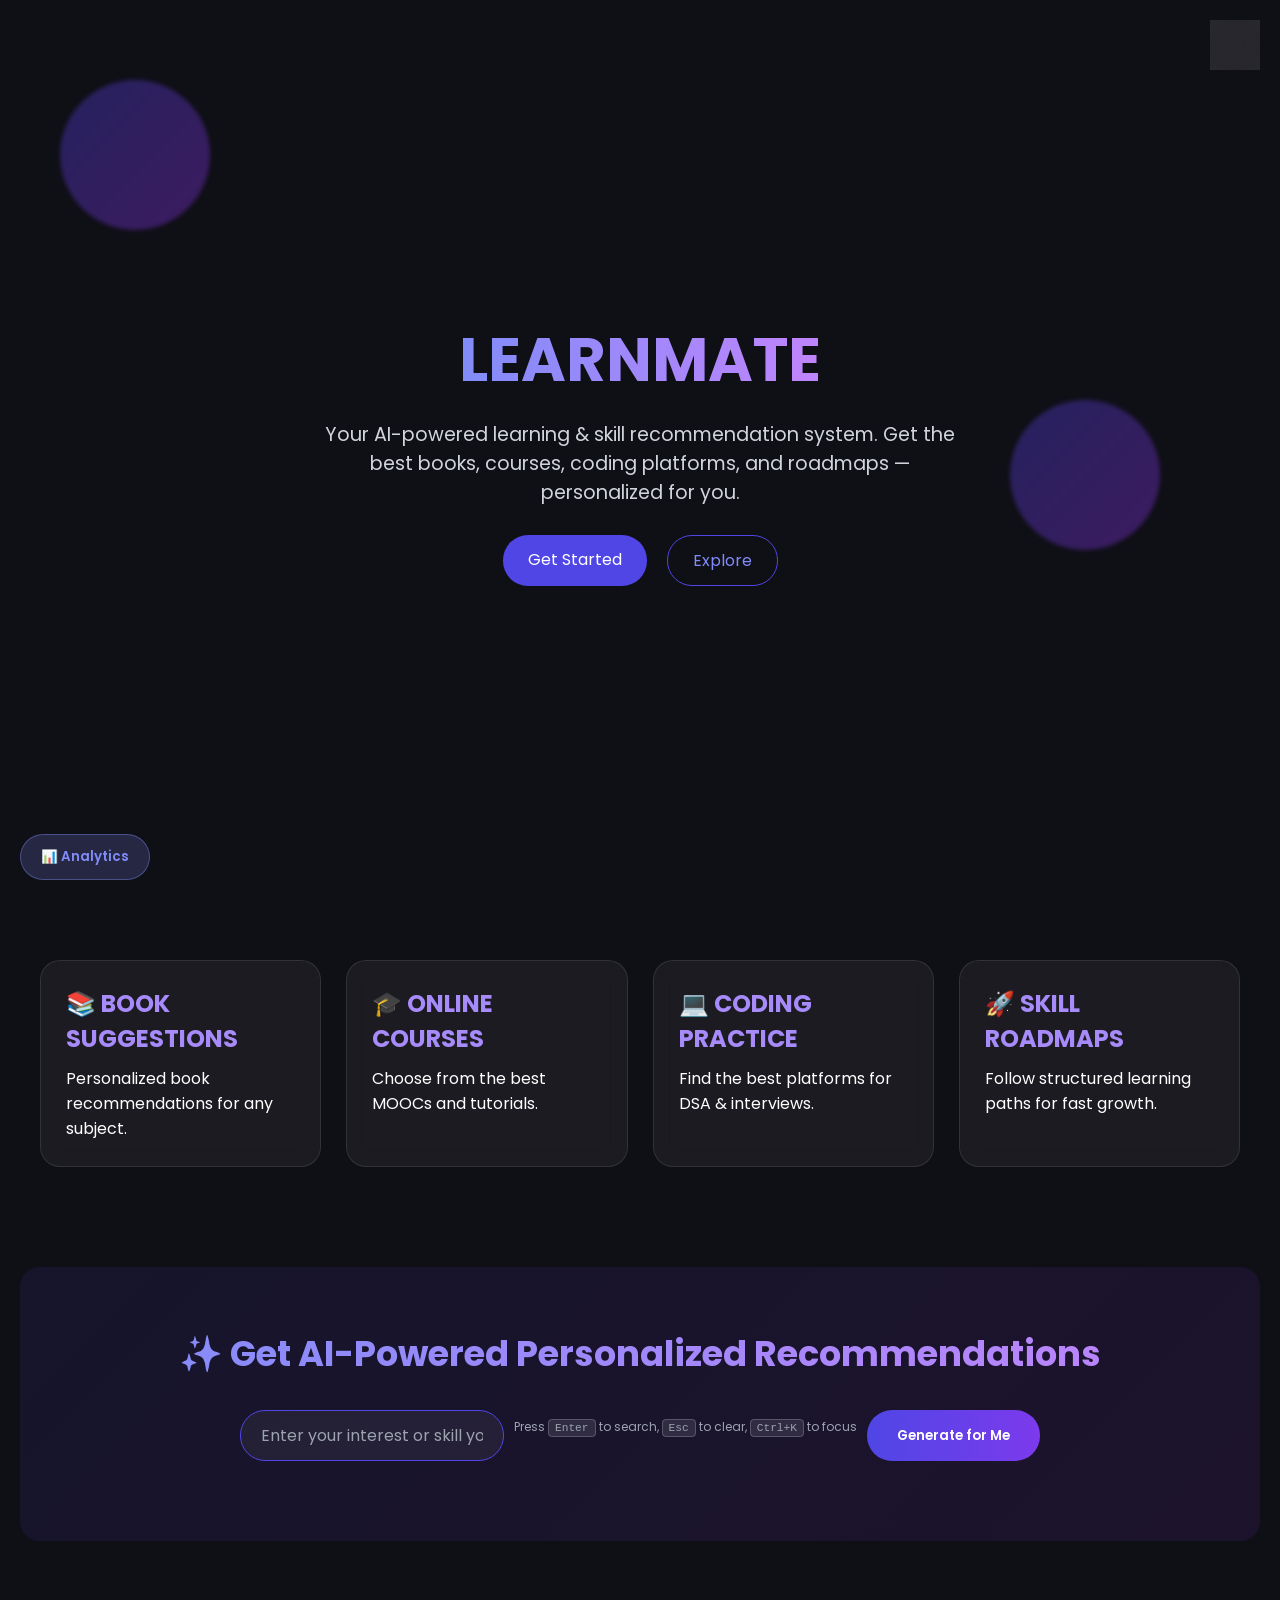
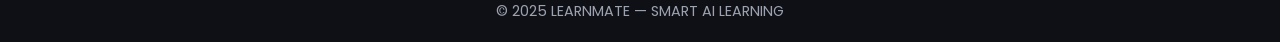
<file: Learnmate/index.html>
<!DOCTYPE html>
<html lang="en">

<head>
            <meta charset="UTF-8" />
            <meta name="viewport" content="width=device-width, initial-scale=1.0" />
            <meta name="description" content="AI-powered learning & skill recommendation system. Get personalized book recommendations, online courses, coding practice platforms, and skill roadmaps." />
            <meta name="keywords" content="AI learning, book recommendations, online courses, coding practice, skill roadmap, personalized learning" />
            <meta name="author" content="LearnMate Team" />
            
            <!-- Open Graph / Facebook -->
            <meta property="og:type" content="website" />
            <meta property="og:url" content="https://learnmate.example.com/" />
            <meta property="og:title" content="LearnMate - AI-Powered Learning Assistant" />
            <meta property="og:description" content="Get personalized book recommendations, courses, coding platforms, and skill roadmaps powered by AI." />
            
            <!-- Twitter -->
            <meta property="twitter:card" content="summary_large_image" />
            <meta property="twitter:url" content="https://learnmate.example.com/" />
            <meta property="twitter:title" content="LearnMate - AI-Powered Learning Assistant" />
            <meta property="twitter:description" content="Get personalized book recommendations, courses, coding platforms, and skill roadmaps powered by AI." />
            
            <title>LearnMate - AI-Powered Learning & Skill Recommender</title>
            
            <!-- Favicon -->
            <link rel="icon" type="image/x-icon" href="favicon.ico" />

            <!-- Link CSS -->
            <link rel="stylesheet" href="style.css">
            <link rel="stylesheet" href="features.css">

            <!-- Google Fonts -->
            <link href="https://fonts.googleapis.com/css2?family=Poppins:wght@300;400;600;700&display=swap"
                        rel="stylesheet">
</head>

<body>

            <!-- Floating Animated Circles -->
            <div class="floating-ball ball1"></div>
            <div class="floating-ball ball2"></div>

            <!-- HERO SECTION -->
            <section class="hero">
                        <h1>LEARNMATE</h1>
                        <p>Your AI-powered learning & skill recommendation system.
                                    Get the best books, courses, coding platforms, and roadmaps — personalized for you.
                        </p>
           
            <div class="hero-btns">
                        <a href="#" class="btn-primary">Get Started</a>
                        <a href="#" class="btn-secondary">Explore</a>
            </div>
            
</section>

            <!-- FEATURES SECTION -->
            <section class="features" id="featuresSection">

                        <div class="card" id="bookSuggestions">
                                    <h3>📚 BOOK SUGGESTIONS</h3>
                                    <p>Personalized book recommendations for any subject.</p>
                        </div>

                        <div class="card" id="onlineCourses">
                                    <h3>🎓 ONLINE COURSES</h3>
                                    <p>Choose from the best MOOCs and tutorials.</p>
                        </div>

                       <div class="card" id="codingPractice">
                                    <h3>💻 CODING PRACTICE</h3>
                                    <p>Find the best platforms for DSA & interviews.</p>
                        </div>

                        <div class="card" id="skillRoadmaps">
                                    <h3>🚀 SKILL ROADMAPS</h3>
                                    <p>Follow structured learning paths for fast growth.</p>
                        </div>
            </section>

            <!-- AI PERSONALIZATION SECTION -->
            <section class="ai-section" id="aiSection">
                        <h2>✨ Get AI-Powered Personalized Recommendations</h2>
                        <div class="input-container">
                                    <input type="text" id="userInterest" placeholder="Enter your interest or skill you want to learn (e.g., 'Web Development', 'Machine Learning', 'iOS App Development')..." maxlength="200">
                                    <button id="generateBtn" class="btn-generate">Generate for Me</button>
                        </div>
                        <div id="loadingSpinner" class="loading-hidden">
                                    <span class="spinner"></span> Generating AI recommendations...
                        </div>
                        <div id="resultsContainer" class="results-container"></div>
            </section>

            <footer>
                        © 2025 LEARNMATE — SMART AI LEARNING
            </footer>

            <!-- Link JavaScript -->
            <script src="enhanced.js"></script>
            <script src="script.js"></script>
            <script src="pdf-export.js"></script>
            <script src="share-links.js"></script>
            <script src="theme-toggle.js"></script>
            <script src="autocomplete.js"></script>
            <script src="analytics.js"></script>
</body>

</html>
</file>
<file: Learnmate/style.css>
* {
            margin: 0;
            padding: 0;
            box-sizing: border-box;
            font-family: 'Poppins', sans-serif;
}
body {
            opacity: 0;
            transition: opacity 0.6s ease-in-out;
}

body.fade-in {
            opacity: 1;
}
body {
            background: #0f0f16;
            color: white;
            overflow-x: hidden;
            transition: background 0.3s ease, color 0.3s ease;
}
/* Fade-out page transition */
body.fade-out {
            opacity: 0;
            transition: opacity 0.5s ease-in-out;
}
/* Floating Balls */
.floating-ball {
            position: absolute;
            width: 150px;
            height: 150px;
            border-radius: 50%;
            background: linear-gradient(135deg, #4f46e5, #9333ea);
            filter: blur(2px);
            opacity: 0.35;
            animation: float 6s infinite ease-in-out;
            z-index: -1;
}

.ball1 {
            top: 80px;
            left: 60px;
}

.ball2 {
            top: 400px;
            right: 120px;
            animation-delay: 2s;
}

@keyframes float {
            0% {
                        transform: translateY(0px);
            }

            50% {
                        transform: translateY(-40px);
            }

            100% {
                        transform: translateY(0px);
            }
}

/* HERO SECTION */
.hero {
            height: 100vh;
            display: flex;
            flex-direction: column;
            align-items: center;
            justify-content: center;
            text-align: center;
            padding: 20px;
}

.hero h1 {
            font-size: 3.8rem;
            font-weight: 700;
            background: linear-gradient(90deg, #818cf8, #c084fc);
            background-clip: text;
            -webkit-background-clip: text;
            color: transparent;
}

.hero p {
            margin-top: 15px;
            font-size: 1.2rem;
            color: #d1d5db;
            max-width: 650px;
}

.hero-btns {
            margin-top: 28px;
            display: flex;
            gap: 20px;
}

.btn-primary {
            padding: 12px 25px;
            background: #4f46e5;
            color: white;
            border-radius: 25px;
            text-decoration: none;
            transition: 0.2s;
}

.btn-primary:hover {
            background: #4338ca;
            transform: scale(1.05);
}

.btn-secondary {
            padding: 12px 25px;
            background: transparent;
            border: 1px solid #4f46e5;
            color: #818cf8;
            border-radius: 25px;
            text-decoration: none;
            transition: 0.2s;
}

.btn-secondary:hover {
            background: #4f46e5;
            color: white;
            transform: scale(1.05);
}

/* FEATURES SECTION */
.features {
            display: grid;
            grid-template-columns: repeat(auto-fit, minmax(250px, 1fr));
            gap: 25px;
            padding: 60px 40px;
}

.card {
            padding: 25px;
            border-radius: 20px;
            background: rgba(255, 255, 255, 0.05);
            backdrop-filter: blur(10px);
            border: 1px solid rgba(255, 255, 255, 0.1);
            transition: 0.3s;
}

.card:hover {
            transform: translateY(-10px);
            background: rgba(255, 255, 255, 0.1);
}

.card h3 {
            font-size: 1.5rem;
            margin-bottom: 10px;
            color: #a78bfa;
}

/* AI PERSONALIZATION SECTION */
.ai-section {
            padding: 60px 40px;
            text-align: center;
            background: linear-gradient(135deg, rgba(79, 70, 229, 0.1), rgba(147, 51, 234, 0.1));
            margin: 40px 20px;
            border-radius: 20px;
}

.ai-section h2 {
            font-size: 2.2rem;
            background: linear-gradient(90deg, #818cf8, #c084fc);
            background-clip: text;
            -webkit-background-clip: text;
            color: transparent;
            margin-bottom: 30px;
}

.input-container {
            display: flex;
            gap: 10px;
            max-width: 800px;
            margin: 0 auto 20px;
            flex-wrap: wrap;
            justify-content: center;
}

#userInterest {
            flex: 1;
            min-width: 250px;
            padding: 12px 20px;
            border-radius: 25px;
            border: 1px solid #4f46e5;
            background: rgba(255, 255, 255, 0.05);
            color: white;
            font-size: 1rem;
            transition: 0.3s;
}

#userInterest::placeholder {
            color: #9ca3af;
}

#userInterest:focus {
            outline: none;
            border-color: #818cf8;
            background: rgba(255, 255, 255, 0.1);
}

.btn-generate {
            padding: 12px 30px;
            background: linear-gradient(90deg, #4f46e5, #7c3aed);
            color: white;
            border: none;
            border-radius: 25px;
            font-weight: 600;
            cursor: pointer;
            transition: 0.3s;
}

.btn-generate:hover {
            background: linear-gradient(90deg, #4338ca, #6d28d9);
            transform: scale(1.05);
}

.btn-generate:active {
            transform: scale(0.98);
}

.loading-hidden {
            display: none;
            font-size: 1.1rem;
            color: #818cf8;
            margin: 20px 0;
}

.loading-visible {
            display: block;
}

.spinner {
            display: inline-block;
            width: 20px;
            height: 20px;
            border: 3px solid #4f46e5;
            border-top: 3px solid #818cf8;
            border-radius: 50%;
            animation: spin 1s linear infinite;
            margin-right: 10px;
}

@keyframes spin {
            0% { transform: rotate(0deg); }
            100% { transform: rotate(360deg); }
}

.results-container {
            max-width: 900px;
            margin: 20px auto 0;
            text-align: left;
}

.result-box {
            background: rgba(255, 255, 255, 0.08);
            border: 1px solid rgba(129, 140, 248, 0.3);
            border-radius: 15px;
            padding: 20px;
            margin: 10px 0;
            animation: slideIn 0.5s ease-in-out;
}

@keyframes slideIn {
            from {
                        opacity: 0;
                        transform: translateY(10px);
            }
            to {
                        opacity: 1;
                        transform: translateY(0);
            }
}

.result-box h3 {
            color: #818cf8;
            margin-bottom: 10px;
            font-size: 1.2rem;
}

.result-box p {
            color: #d1d5db;
            line-height: 1.6;
}

.error-message {
            background: rgba(239, 68, 68, 0.1);
            border: 1px solid rgba(239, 68, 68, 0.3);
            color: #fca5a5;
            padding: 15px;
            border-radius: 10px;
            margin-top: 10px;
}

footer {
            text-align: center;
            padding: 20px;
            font-size: 0.9rem;
            color: #9ca3af;
            margin-top: 40px;
}
</file>
<file: Learnmate/features.css>
/* Features CSS: PDF Export, Share Links, Theme Toggle, Autocomplete, Analytics */

/* ============================================
   PDF EXPORT BUTTON
   ============================================ */
.export-btn {
    padding: 10px 20px;
    background: rgba(239, 68, 68, 0.2);
    border: 1px solid rgba(239, 68, 68, 0.4);
    color: #ef4444;
    border-radius: 8px;
    cursor: pointer;
    font-size: 0.9rem;
    font-weight: 600;
    transition: all 0.3s ease;
    display: inline-flex;
    align-items: center;
    gap: 8px;
    margin: 5px;
}

.export-btn:hover {
    background: rgba(239, 68, 68, 0.3);
    transform: translateY(-2px);
    box-shadow: 0 4px 12px rgba(239, 68, 68, 0.3);
}

/* ============================================
   SHARE BUTTON
   ============================================ */
.share-btn {
    padding: 10px 20px;
    background: rgba(34, 197, 94, 0.2);
    border: 1px solid rgba(34, 197, 94, 0.4);
    color: #22c55e;
    border-radius: 8px;
    cursor: pointer;
    font-size: 0.9rem;
    font-weight: 600;
    transition: all 0.3s ease;
    display: inline-flex;
    align-items: center;
    gap: 8px;
    margin: 5px;
}

.share-btn:hover {
    background: rgba(34, 197, 94, 0.3);
    transform: translateY(-2px);
    box-shadow: 0 4px 12px rgba(34, 197, 94, 0.3);
}

/* ============================================
   ACTION BUTTONS CONTAINER (Bottom of result box)
   ============================================ */
.result-actions {
    display: flex;
    flex-wrap: wrap;
    gap: 10px;
    margin-top: 20px;
    padding-top: 20px;
    border-top: 1px solid rgba(255, 255, 255, 0.1);
    justify-content: center;
}

[data-theme="light"] .result-actions {
    border-top-color: rgba(15, 23, 42, 0.1);
}

/* ============================================
   THEME TOGGLE
   ============================================ */
.theme-toggle {
    position: fixed;
    top: 20px;
    right: 20px;
    width: 50px;
    height: 50px;
    border-radius: 50%;
    border: 2px solid rgba(255, 255, 255, 0.2);
    background: rgba(255, 255, 255, 0.1);
    backdrop-filter: blur(10px);
    color: white;
    font-size: 1.5rem;
    cursor: pointer;
    z-index: 1000;
    transition: all 0.3s ease;
    display: flex;
    align-items: center;
    justify-content: center;
}

.theme-toggle:hover {
    transform: scale(1.1);
    background: rgba(255, 255, 255, 0.2);
}

/* Light theme styles - Beautiful & Modern */
[data-theme="light"] {
    --bg-primary: #f8fafc;
    --bg-secondary: #ffffff;
    --bg-tertiary: #f1f5f9;
    --text-primary: #0f172a;
    --text-secondary: #475569;
    --text-tertiary: #64748b;
    --border-color: rgba(15, 23, 42, 0.08);
    --card-bg: #ffffff;
    --accent-color: #4f46e5;
    --accent-light: #818cf8;
    --shadow-sm: 0 1px 2px 0 rgba(0, 0, 0, 0.05);
    --shadow-md: 0 4px 6px -1px rgba(0, 0, 0, 0.1);
    --shadow-lg: 0 10px 15px -3px rgba(0, 0, 0, 0.1);
}

[data-theme="light"] body {
    background: linear-gradient(135deg, #f8fafc 0%, #e2e8f0 100%);
    color: var(--text-primary);
}

[data-theme="light"] .hero {
    background: linear-gradient(135deg, rgba(79, 70, 229, 0.05) 0%, rgba(147, 51, 234, 0.05) 100%);
}

[data-theme="light"] .hero h1 {
    background: linear-gradient(90deg, #4f46e5, #7c3aed);
    background-clip: text;
    -webkit-background-clip: text;
    color: transparent;
}

[data-theme="light"] .hero p {
    color: var(--text-secondary);
}

[data-theme="light"] .card {
    background: var(--card-bg);
    border: 1px solid var(--border-color);
    color: var(--text-primary);
    box-shadow: var(--shadow-md);
    transition: all 0.3s ease;
}

[data-theme="light"] .card:hover {
    box-shadow: var(--shadow-lg);
    transform: translateY(-5px);
    border-color: var(--accent-light);
}

[data-theme="light"] .card h3 {
    color: var(--accent-color);
}

[data-theme="light"] .result-box {
    background: var(--card-bg);
    border: 1px solid var(--border-color);
    color: var(--text-primary);
    box-shadow: var(--shadow-md);
}

[data-theme="light"] .result-box h3 {
    color: var(--accent-color);
}

[data-theme="light"] .result-box p {
    color: var(--text-secondary);
    line-height: 1.8;
}

[data-theme="light"] input,
[data-theme="light"] #userInterest,
[data-theme="light"] #interestInput {
    background: var(--bg-secondary);
    color: var(--text-primary);
    border: 2px solid var(--border-color);
    box-shadow: var(--shadow-sm);
}

[data-theme="light"] input:focus,
[data-theme="light"] #userInterest:focus,
[data-theme="light"] #interestInput:focus {
    border-color: var(--accent-color);
    box-shadow: 0 0 0 3px rgba(79, 70, 229, 0.1);
}

[data-theme="light"] .btn-primary {
    background: linear-gradient(135deg, #4f46e5, #7c3aed);
    color: white;
    box-shadow: var(--shadow-md);
}

[data-theme="light"] .btn-primary:hover {
    box-shadow: var(--shadow-lg);
    transform: translateY(-2px);
}

[data-theme="light"] .btn-secondary {
    border: 2px solid var(--accent-color);
    color: var(--accent-color);
    background: transparent;
}

[data-theme="light"] .btn-secondary:hover {
    background: var(--accent-color);
    color: white;
}

[data-theme="light"] .btn-generate {
    background: linear-gradient(135deg, #4f46e5, #7c3aed);
    color: white;
    box-shadow: var(--shadow-md);
}

[data-theme="light"] .btn-generate:hover {
    box-shadow: var(--shadow-lg);
}

[data-theme="light"] .ai-section {
    background: linear-gradient(135deg, rgba(79, 70, 229, 0.08), rgba(147, 51, 234, 0.08));
    border: 1px solid var(--border-color);
    box-shadow: var(--shadow-md);
}

[data-theme="light"] .ai-section h2 {
    background: linear-gradient(90deg, #4f46e5, #7c3aed);
    background-clip: text;
    -webkit-background-clip: text;
    color: transparent;
}

[data-theme="light"] .autocomplete-dropdown {
    background: var(--card-bg);
    border: 1px solid var(--border-color);
    box-shadow: var(--shadow-lg);
}

[data-theme="light"] .autocomplete-item {
    color: var(--text-primary);
}

[data-theme="light"] .autocomplete-item:hover {
    background: rgba(79, 70, 229, 0.08);
}

[data-theme="light"] .autocomplete-text mark {
    background: rgba(79, 70, 229, 0.15);
    color: var(--accent-color);
}

[data-theme="light"] .copy-btn,
[data-theme="light"] .share-btn,
[data-theme="light"] .export-btn,
[data-theme="light"] .favorite-btn {
    background: rgba(79, 70, 229, 0.1);
    border-color: rgba(79, 70, 229, 0.2);
    color: var(--accent-color);
}

[data-theme="light"] .copy-btn:hover,
[data-theme="light"] .share-btn:hover,
[data-theme="light"] .export-btn:hover {
    background: rgba(79, 70, 229, 0.2);
    box-shadow: var(--shadow-sm);
}

[data-theme="light"] .theme-toggle {
    background: var(--card-bg);
    border-color: var(--border-color);
    color: var(--accent-color);
    box-shadow: var(--shadow-md);
}

[data-theme="light"] .theme-toggle:hover {
    box-shadow: var(--shadow-lg);
}

[data-theme="light"] .floating-ball {
    opacity: 0.1;
}

[data-theme="light"] footer {
    color: var(--text-tertiary);
}

[data-theme="light"] .skeleton {
    background: linear-gradient(90deg, 
        rgba(15, 23, 42, 0.05) 25%, 
        rgba(15, 23, 42, 0.1) 50%, 
        rgba(15, 23, 42, 0.05) 75%
    );
}

[data-theme="light"] .error-message {
    background: rgba(239, 68, 68, 0.1);
    border-color: rgba(239, 68, 68, 0.3);
    color: #dc2626;
}

[data-theme="light"] .toast {
    box-shadow: var(--shadow-lg);
}

[data-theme="light"] .container {
    background: rgba(255, 255, 255, 0.9);
    border-color: var(--border-color);
    box-shadow: var(--shadow-lg);
}

/* ============================================
   AUTCOMPLETE DROPDOWN
   ============================================ */
.autocomplete-dropdown {
    position: absolute;
    top: 100%;
    left: 0;
    right: 0;
    background: rgba(15, 15, 22, 0.95);
    backdrop-filter: blur(20px);
    border: 1px solid rgba(255, 255, 255, 0.2);
    border-radius: 12px;
    margin-top: 8px;
    max-height: 300px;
    overflow-y: auto;
    z-index: 1000;
    box-shadow: 0 8px 32px rgba(0, 0, 0, 0.3);
}

.autocomplete-item {
    padding: 12px 16px;
    cursor: pointer;
    display: flex;
    align-items: center;
    gap: 10px;
    transition: background 0.2s ease;
    color: white;
}

.autocomplete-item:hover,
.autocomplete-item[data-selected="true"] {
    background: rgba(129, 140, 248, 0.2);
}

.autocomplete-icon {
    font-size: 1rem;
    opacity: 0.7;
}

.autocomplete-text {
    flex: 1;
}

.autocomplete-text mark {
    background: rgba(129, 140, 248, 0.3);
    color: #818cf8;
    padding: 2px 4px;
    border-radius: 4px;
}

/* ============================================
   ANALYTICS DASHBOARD
   ============================================ */
.analytics-dashboard {
    position: fixed;
    top: 50%;
    left: 50%;
    transform: translate(-50%, -50%);
    width: 90%;
    max-width: 800px;
    max-height: 90vh;
    background: rgba(15, 15, 22, 0.98);
    backdrop-filter: blur(20px);
    border: 1px solid rgba(255, 255, 255, 0.2);
    border-radius: 20px;
    padding: 30px;
    z-index: 10000;
    overflow-y: auto;
    box-shadow: 0 20px 60px rgba(0, 0, 0, 0.5);
    color: white;
}

.analytics-header {
    display: flex;
    justify-content: space-between;
    align-items: center;
    margin-bottom: 30px;
    padding-bottom: 20px;
    border-bottom: 1px solid rgba(255, 255, 255, 0.1);
}

.analytics-header h2 {
    margin: 0;
    color: #818cf8;
}

.close-analytics {
    background: transparent;
    border: none;
    color: white;
    font-size: 1.5rem;
    cursor: pointer;
    padding: 5px 10px;
    border-radius: 8px;
    transition: all 0.3s ease;
}

.close-analytics:hover {
    background: rgba(255, 255, 255, 0.1);
}

.analytics-content {
    display: flex;
    flex-direction: column;
    gap: 30px;
}

.stat-card {
    background: rgba(255, 255, 255, 0.05);
    border: 1px solid rgba(255, 255, 255, 0.1);
    border-radius: 12px;
    padding: 20px;
    text-align: center;
}

.stat-value {
    font-size: 2.5rem;
    font-weight: 700;
    color: #818cf8;
    margin-bottom: 8px;
}

.stat-label {
    font-size: 0.9rem;
    color: rgba(255, 255, 255, 0.7);
    text-transform: uppercase;
    letter-spacing: 1px;
}

.analytics-section {
    background: rgba(255, 255, 255, 0.05);
    border: 1px solid rgba(255, 255, 255, 0.1);
    border-radius: 12px;
    padding: 20px;
}

.analytics-section h3 {
    margin: 0 0 20px 0;
    color: #818cf8;
    font-size: 1.2rem;
}

.category-stats {
    display: flex;
    flex-direction: column;
    gap: 10px;
}

.category-item {
    display: flex;
    justify-content: space-between;
    align-items: center;
    padding: 12px;
    background: rgba(255, 255, 255, 0.05);
    border-radius: 8px;
}

.category-name {
    text-transform: capitalize;
    color: white;
}

.category-count {
    background: rgba(129, 140, 248, 0.2);
    color: #818cf8;
    padding: 4px 12px;
    border-radius: 20px;
    font-weight: 600;
}

.interests-list {
    display: flex;
    flex-direction: column;
    gap: 8px;
}

.interest-item {
    display: flex;
    align-items: center;
    gap: 12px;
    padding: 10px;
    background: rgba(255, 255, 255, 0.05);
    border-radius: 8px;
}

.interest-rank {
    font-weight: 700;
    color: #818cf8;
    min-width: 30px;
}

.interest-name {
    flex: 1;
    color: white;
}

.interest-count {
    color: rgba(255, 255, 255, 0.7);
    font-size: 0.9rem;
}

.daily-activity {
    display: flex;
    justify-content: space-around;
    align-items: flex-end;
    gap: 10px;
    padding: 20px 0;
}

.day-bar {
    display: flex;
    flex-direction: column;
    align-items: center;
    gap: 8px;
    flex: 1;
}

.day-label {
    font-size: 0.8rem;
    color: rgba(255, 255, 255, 0.7);
    text-transform: uppercase;
}

.day-value {
    width: 100%;
    background: linear-gradient(180deg, #818cf8, #7c3aed);
    border-radius: 4px 4px 0 0;
    min-height: 5px;
    transition: height 0.3s ease;
}

.day-count {
    font-size: 0.9rem;
    color: white;
    font-weight: 600;
}

.analytics-actions {
    display: flex;
    gap: 10px;
    justify-content: center;
}

.export-analytics-btn,
.clear-analytics-btn {
    padding: 10px 20px;
    border-radius: 8px;
    border: 1px solid rgba(255, 255, 255, 0.2);
    background: rgba(255, 255, 255, 0.1);
    color: white;
    cursor: pointer;
    transition: all 0.3s ease;
    font-weight: 600;
}

.export-analytics-btn:hover {
    background: rgba(34, 197, 94, 0.2);
    border-color: rgba(34, 197, 94, 0.4);
}

.clear-analytics-btn:hover {
    background: rgba(239, 68, 68, 0.2);
    border-color: rgba(239, 68, 68, 0.4);
}

.analytics-overlay {
    position: fixed;
    top: 0;
    left: 0;
    right: 0;
    bottom: 0;
    background: rgba(0, 0, 0, 0.7);
    z-index: 9999;
}

.analytics-btn {
    position: fixed;
    bottom: 20px;
    left: 20px;
    padding: 12px 20px;
    background: rgba(129, 140, 248, 0.2);
    border: 1px solid rgba(129, 140, 248, 0.4);
    border-radius: 25px;
    color: #818cf8;
    cursor: pointer;
    z-index: 1000;
    font-weight: 600;
    transition: all 0.3s ease;
}

.analytics-btn:hover {
    background: rgba(129, 140, 248, 0.3);
    transform: translateY(-2px);
}

/* ============================================
   HIGHLIGHT ANIMATION FOR SHARED LINKS
   ============================================ */
@keyframes highlightPulse {
    0%, 100% {
        box-shadow: 0 0 0 0 rgba(129, 140, 248, 0.7);
    }
    50% {
        box-shadow: 0 0 0 20px rgba(129, 140, 248, 0);
    }
}

/* ============================================
   RESPONSIVE ADJUSTMENTS
   ============================================ */
@media (max-width: 768px) {
    .export-btn,
    .share-btn {
        width: 100%;
        justify-content: center;
        margin: 5px 0;
    }
    
    .copy-btn,
    .favorite-btn {
        position: static;
        margin-top: 10px;
        margin-right: 5px;
        width: auto;
        display: inline-block;
    }
    
    .result-box {
        padding: 15px;
        padding-top: 60px;
    }
    
    .result-box h3 {
        margin-top: 10px;
    }
    
    .result-actions {
        flex-direction: column;
    }
    
    .result-actions button {
        width: 100%;
    }
    
    .analytics-dashboard {
        width: 95%;
        padding: 20px;
    }
    
    .daily-activity {
        flex-wrap: wrap;
    }
    
    .day-bar {
        min-width: 60px;
    }
    
    .analytics-btn {
        bottom: 80px;
    }
}
</file>
